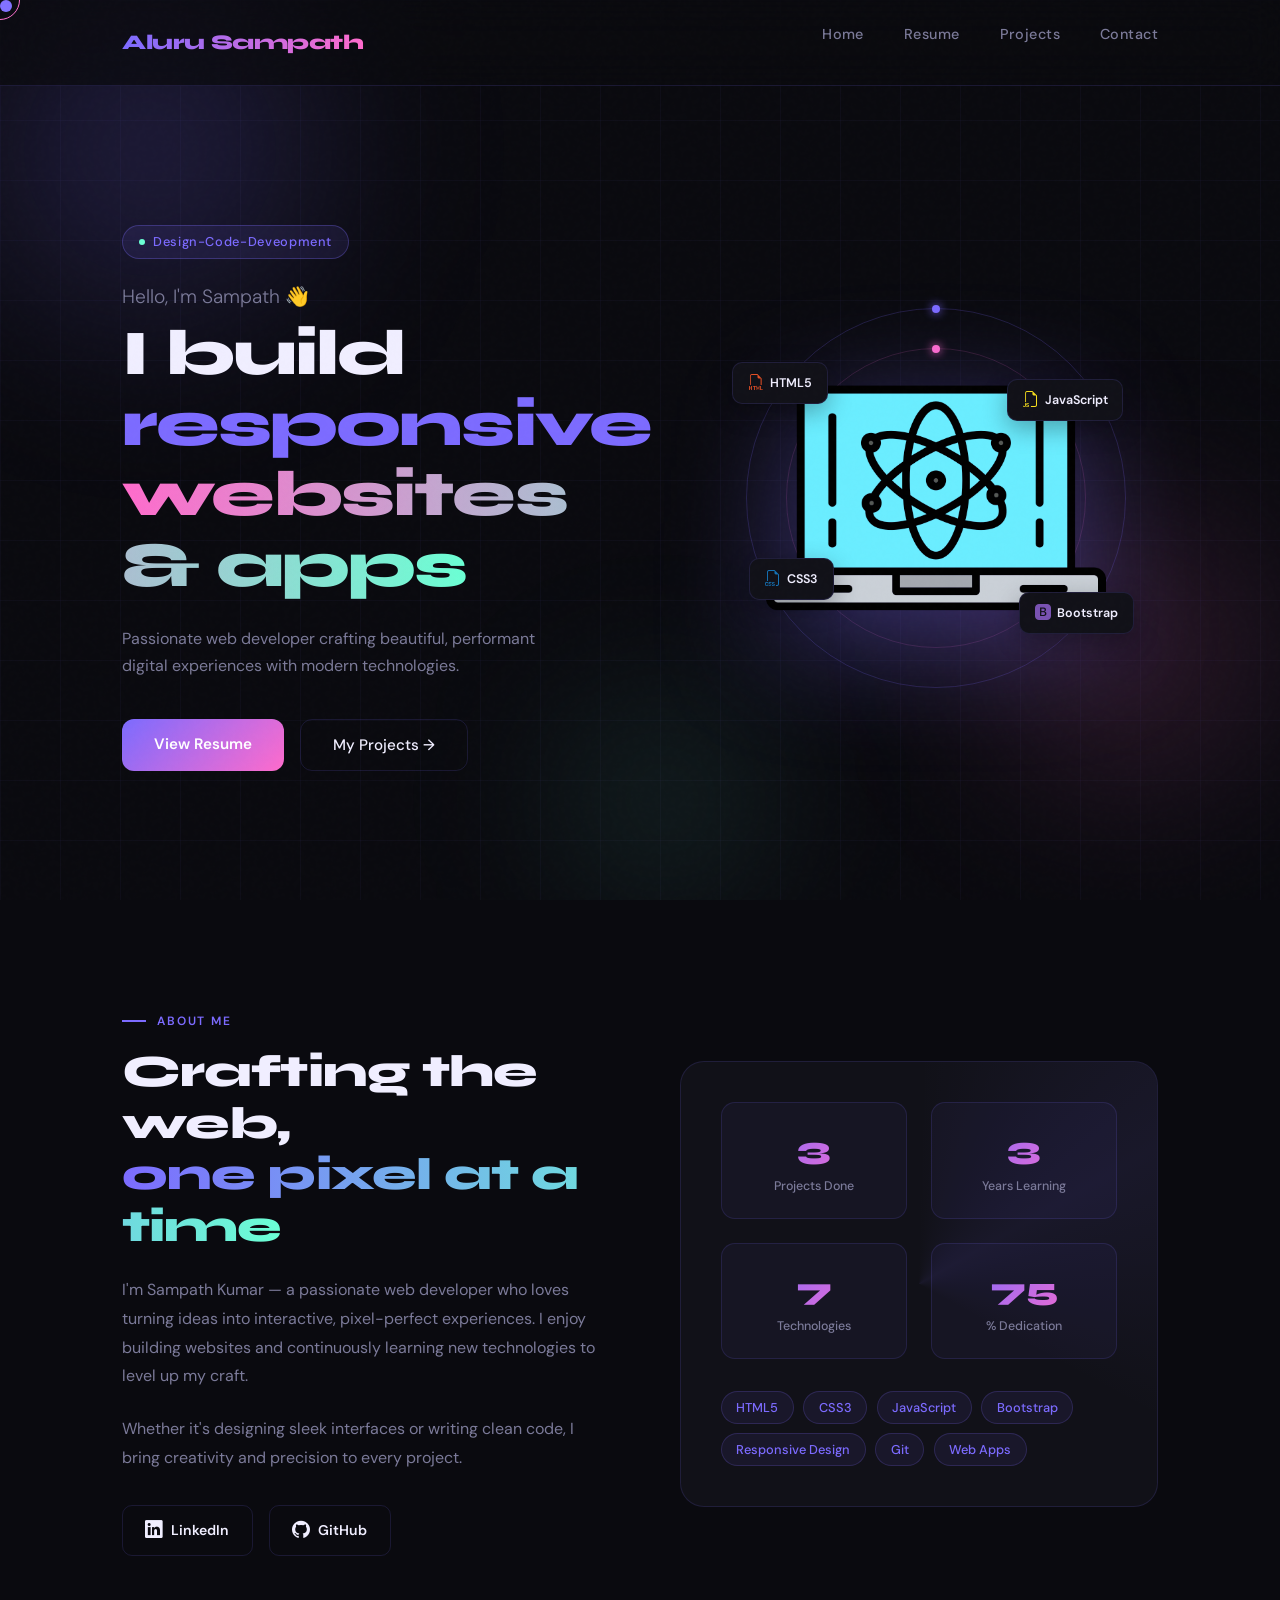
<file: index.html>
<!DOCTYPE html>
<html lang="en">
<head>
<meta charset="utf-8"/>
<meta name="viewport" content="width=device-width, initial-scale=1"/>
<title>Aluru Sampath</title>
<link rel="icon" type="image/x-icon" href="https://cdn-icons-gif.flaticon.com/7211/7211809.gif"/>
<link href="https://fonts.googleapis.com/css2?family=Syne:wght@400;600;700;800&family=DM+Sans:wght@300;400;500&display=swap" rel="stylesheet"/>
<link href="https://cdn.jsdelivr.net/npm/bootstrap@5.2.3/dist/css/bootstrap.min.css" rel="stylesheet"/>
<link href="https://cdn.jsdelivr.net/npm/bootstrap-icons@1.8.1/font/bootstrap-icons.css" rel="stylesheet"/>

<style>
:root {
  --bg: #0a0a0f;
  --surface: #111118;
  --accent1: #7c6bff;
  --accent2: #ff6bcc;
  --accent3: #6bffd4;
  --text: #f0eeff;
  --muted: #7b7a99;
  --border: rgba(124,107,255,0.15);
}

* { margin: 0; padding: 0; box-sizing: border-box; }
html { scroll-behavior: smooth; }
body {
  font-family: 'DM Sans', sans-serif;
  background: var(--bg);
  color: var(--text);
  overflow-x: hidden;
  cursor: none;
}

/* CUSTOM CURSOR */
.cursor {
  width: 12px; height: 12px;
  background: var(--accent1);
  border-radius: 50%;
  position: fixed;
  top: 0; left: 0;
  pointer-events: none;
  z-index: 9999;
  transition: transform 0.1s ease;
  mix-blend-mode: screen;
}
.cursor-ring {
  width: 40px; height: 40px;
  border: 1.5px solid var(--accent2);
  border-radius: 50%;
  position: fixed;
  top: 0; left: 0;
  pointer-events: none;
  z-index: 9998;
  transition: all 0.15s ease;
  mix-blend-mode: screen;
}

/* NOISE TEXTURE */
body::before {
  content: '';
  position: fixed;
  inset: 0;
  background-image: url("data:image/svg+xml,%3Csvg viewBox='0 0 200 200' xmlns='http://www.w3.org/2000/svg'%3E%3Cfilter id='n'%3E%3CfeTurbulence type='fractalNoise' baseFrequency='0.85' numOctaves='4' stitchTiles='stitch'/%3E%3C/filter%3E%3Crect width='100%25' height='100%25' filter='url(%23n)' opacity='0.04'/%3E%3C/svg%3E");
  pointer-events: none;
  z-index: 9997;
  opacity: 0.3;
}

/* NAVBAR */
nav {
  position: fixed;
  top: 0; left: 0; right: 0;
  z-index: 100;
  padding: 1.4rem 0;
  backdrop-filter: blur(20px);
  -webkit-backdrop-filter: blur(20px);
  background: rgba(10,10,15,0.7);
  border-bottom: 1px solid var(--border);
  transition: box-shadow 0.4s ease;
}
.nav-inner {
  max-width: 1100px;
  margin: auto;
  padding: 0 2rem;
  display: flex;
  justify-content: space-between;
  align-items: center;
}
.brand {
  font-family: 'Syne', sans-serif;
  font-weight: 800;
  font-size: 1.3rem;
  background: linear-gradient(90deg, var(--accent1), var(--accent2));
  -webkit-background-clip: text;
  -webkit-text-fill-color: transparent;
  text-decoration: none;
  letter-spacing: -0.02em;
}
.nav-links { display: flex; gap: 2.5rem; list-style: none; }
.nav-links a {
  color: var(--muted);
  text-decoration: none;
  font-size: 0.9rem;
  font-weight: 500;
  letter-spacing: 0.03em;
  position: relative;
  transition: color 0.3s;
}
.nav-links a::after {
  content: '';
  position: absolute;
  bottom: -4px; left: 0;
  width: 0; height: 1.5px;
  background: linear-gradient(90deg, var(--accent1), var(--accent2));
  transition: width 0.3s ease;
}
.nav-links a:hover { color: var(--text); }
.nav-links a:hover::after { width: 100%; }

/* HERO */
.hero {
  min-height: 100vh;
  display: flex;
  align-items: center;
  padding-top: 6rem;
  position: relative;
  overflow: hidden;
}
.orb {
  position: absolute;
  border-radius: 50%;
  filter: blur(80px);
  animation: orbFloat 10s ease-in-out infinite;
  pointer-events: none;
}
.orb1 {
  width: 500px; height: 500px;
  background: radial-gradient(circle, rgba(124,107,255,0.25) 0%, transparent 70%);
  top: -100px; left: -100px;
}
.orb2 {
  width: 400px; height: 400px;
  background: radial-gradient(circle, rgba(255,107,204,0.2) 0%, transparent 70%);
  top: 50%; right: -50px;
  animation-delay: -4s;
}
.orb3 {
  width: 300px; height: 300px;
  background: radial-gradient(circle, rgba(107,255,212,0.15) 0%, transparent 70%);
  bottom: -50px; left: 40%;
  animation-delay: -7s;
}
@keyframes orbFloat {
  0%,100% { transform: translate(0,0) scale(1); }
  33% { transform: translate(30px,-30px) scale(1.05); }
  66% { transform: translate(-20px,20px) scale(0.95); }
}
.grid-bg {
  position: absolute;
  inset: 0;
  background-image:
    linear-gradient(rgba(124,107,255,0.04) 1px, transparent 1px),
    linear-gradient(90deg, rgba(124,107,255,0.04) 1px, transparent 1px);
  background-size: 60px 60px;
  pointer-events: none;
}
.hero-inner {
  max-width: 1100px;
  margin: auto;
  padding: 0 2rem;
  display: grid;
  grid-template-columns: 1fr 1fr;
  align-items: center;
  gap: 4rem;
  position: relative;
  z-index: 2;
}

.badge-pill {
  display: inline-flex;
  align-items: center;
  gap: 0.5rem;
  background: rgba(124,107,255,0.1);
  border: 1px solid rgba(124,107,255,0.3);
  padding: 0.4rem 1rem;
  border-radius: 100px;
  font-size: 0.8rem;
  color: var(--accent1);
  letter-spacing: 0.05em;
  font-weight: 500;
  margin-bottom: 1.5rem;
  animation: fadeSlideUp 0.7s ease forwards;
  opacity: 0;
  animation-delay: 0.2s;
}
.badge-pill .dot {
  width: 6px; height: 6px;
  border-radius: 50%;
  background: var(--accent3);
  animation: pulseAnim 2s infinite;
}
@keyframes pulseAnim {
  0%,100% { opacity: 1; transform: scale(1); }
  50% { opacity: 0.4; transform: scale(1.4); }
}
.hero-sub {
  font-size: 1.2rem;
  color: var(--muted);
  font-weight: 300;
  margin-bottom: 0.5rem;
  animation: fadeSlideUp 0.7s ease forwards;
  opacity: 0;
  animation-delay: 0.4s;
}
.hero-title {
  font-family: 'Syne', sans-serif;
  font-size: clamp(2.8rem, 5vw, 4rem);
  font-weight: 800;
  line-height: 1.1;
  letter-spacing: -0.03em;
  margin-bottom: 1.5rem;
  animation: fadeSlideUp 0.7s ease forwards;
  opacity: 0;
  animation-delay: 0.6s;
}
.hero-title .word1 { color: var(--accent1); }
.hero-title .word2 {
  background: linear-gradient(90deg, var(--accent2), var(--accent3));
  -webkit-background-clip: text;
  -webkit-text-fill-color: transparent;
}
.hero-desc {
  color: var(--muted);
  font-size: 1rem;
  line-height: 1.7;
  margin-bottom: 2.5rem;
  max-width: 420px;
  animation: fadeSlideUp 0.7s ease forwards;
  opacity: 0;
  animation-delay: 0.8s;
}
.hero-btns {
  display: flex;
  gap: 1rem;
  animation: fadeSlideUp 0.7s ease forwards;
  opacity: 0;
  animation-delay: 1s;
}
.btn-primary-custom {
  background: linear-gradient(135deg, var(--accent1), var(--accent2));
  color: white;
  padding: 0.85rem 2rem;
  border-radius: 12px;
  text-decoration: none;
  font-weight: 600;
  font-size: 0.95rem;
  border: none;
  position: relative;
  overflow: hidden;
  transition: transform 0.3s, box-shadow 0.3s;
  display: inline-block;
}
.btn-primary-custom::before {
  content: '';
  position: absolute;
  inset: 0;
  background: linear-gradient(135deg, var(--accent2), var(--accent3));
  opacity: 0;
  transition: opacity 0.4s;
}
.btn-primary-custom span { position: relative; z-index: 1; }
.btn-primary-custom:hover {
  transform: translateY(-3px);
  box-shadow: 0 15px 35px rgba(124,107,255,0.35);
  color: white;
}
.btn-primary-custom:hover::before { opacity: 1; }
.btn-ghost {
  background: transparent;
  color: var(--text);
  padding: 0.85rem 2rem;
  border-radius: 12px;
  text-decoration: none;
  font-weight: 500;
  font-size: 0.95rem;
  border: 1px solid var(--border);
  transition: all 0.3s;
  display: inline-block;
}
.btn-ghost:hover {
  border-color: var(--accent1);
  color: var(--accent1);
  transform: translateY(-3px);
  background: rgba(124,107,255,0.07);
}

/* HERO VISUAL */
.hero-visual {
  display: flex;
  justify-content: center;
  align-items: center;
  position: relative;
  animation: fadeSlideUp 0.8s ease forwards;
  opacity: 0;
  animation-delay: 0.5s;
}
.visual-ring {
  position: absolute;
  border-radius: 50%;
  border: 1px solid;
  animation: ringRotate 12s linear infinite;
}
.ring1 {
  width: 380px; height: 380px;
  border-color: rgba(124,107,255,0.2);
}
.ring2 {
  width: 300px; height: 300px;
  border-color: rgba(255,107,204,0.15);
  animation-direction: reverse;
  animation-duration: 8s;
}
@keyframes ringRotate {
  from { transform: rotate(0deg); }
  to { transform: rotate(360deg); }
}
.ring1::before, .ring2::before {
  content: '';
  position: absolute;
  width: 8px; height: 8px;
  border-radius: 50%;
  top: -4px; left: 50%;
  transform: translateX(-50%);
}
.ring1::before { background: var(--accent1); box-shadow: 0 0 10px var(--accent1); }
.ring2::before { background: var(--accent2); box-shadow: 0 0 10px var(--accent2); }

.laptop-wrap {
  position: relative;
  z-index: 2;
  animation: floatY 5s ease-in-out infinite;
}
@keyframes floatY {
  0%,100% { transform: translateY(0) rotate(-2deg); }
  50% { transform: translateY(-22px) rotate(2deg); }
}
.laptop-wrap img {
  width: 340px;
  filter: drop-shadow(0 30px 60px rgba(124,107,255,0.4));
}

/* Float tags */
.float-tag {
  position: absolute;
  background: var(--surface);
  border: 1px solid var(--border);
  padding: 0.5rem 0.9rem;
  border-radius: 10px;
  font-size: 0.78rem;
  font-weight: 600;
  color: var(--text);
  display: flex;
  align-items: center;
  gap: 0.4rem;
  backdrop-filter: blur(10px);
  animation: tagFloat 4s ease-in-out infinite;
  box-shadow: 0 8px 25px rgba(0,0,0,0.3);
}
.float-tag i { font-size: 1rem; }
.tag-html { top: 10%; left: -10%; animation-delay: 0s; }
.tag-css  { bottom: 20%; left: -5%; animation-delay: -1.5s; }
.tag-js   { top: 15%; right: -5%; animation-delay: -3s; }
.tag-react { bottom: 10%; right: -8%; animation-delay: -2s; }
@keyframes tagFloat {
  0%,100% { transform: translateY(0); }
  50% { transform: translateY(-8px); }
}

/* ABOUT */
.about {
  padding: 7rem 0;
  position: relative;
}
.section-label {
  font-size: 0.75rem;
  letter-spacing: 0.15em;
  text-transform: uppercase;
  color: var(--accent1);
  font-weight: 600;
  margin-bottom: 1rem;
  display: flex;
  align-items: center;
  gap: 0.7rem;
}
.section-label::before {
  content: '';
  display: inline-block;
  width: 24px; height: 1.5px;
  background: var(--accent1);
}
.about-inner {
  max-width: 1100px;
  margin: auto;
  padding: 0 2rem;
  display: grid;
  grid-template-columns: 1fr 1fr;
  gap: 5rem;
  align-items: center;
}
.about-title {
  font-family: 'Syne', sans-serif;
  font-size: clamp(2rem, 3.5vw, 2.8rem);
  font-weight: 800;
  letter-spacing: -0.02em;
  line-height: 1.15;
  margin-bottom: 1.5rem;
}
.about-title span {
  background: linear-gradient(90deg, var(--accent1), var(--accent3));
  -webkit-background-clip: text;
  -webkit-text-fill-color: transparent;
}
.about-text {
  color: var(--muted);
  line-height: 1.8;
  font-size: 1rem;
  margin-bottom: 1.5rem;
}
.social-row {
  display: flex;
  gap: 1rem;
  margin-top: 2rem;
}
.social-btn {
  display: flex;
  align-items: center;
  gap: 0.5rem;
  padding: 0.7rem 1.4rem;
  border-radius: 10px;
  text-decoration: none;
  font-size: 0.88rem;
  font-weight: 600;
  transition: all 0.3s;
  border: 1px solid var(--border);
  color: var(--text);
}
.social-btn i { font-size: 1.1rem; }
.social-btn.linkedin:hover {
  background: rgba(10,102,194,0.15);
  border-color: #0a66c2;
  color: #0a66c2;
  transform: translateY(-3px);
}
.social-btn.github:hover {
  background: rgba(255,255,255,0.05);
  border-color: rgba(255,255,255,0.4);
  transform: translateY(-3px);
}

/* ABOUT CARD */
.about-card {
  background: var(--surface);
  border: 1px solid var(--border);
  border-radius: 24px;
  padding: 2.5rem;
  position: relative;
  overflow: hidden;
}
.about-card::before {
  content: '';
  position: absolute;
  top: -50%; left: -50%;
  width: 200%; height: 200%;
  background: conic-gradient(from 0deg, transparent 0deg, rgba(124,107,255,0.08) 60deg, transparent 120deg);
  animation: cardSpin 8s linear infinite;
}
@keyframes cardSpin {
  from { transform: rotate(0deg); }
  to { transform: rotate(360deg); }
}
.about-card-inner { position: relative; z-index: 1; }
.stat-row {
  display: grid;
  grid-template-columns: 1fr 1fr;
  gap: 1.5rem;
  margin-bottom: 2rem;
}
.stat-item {
  background: rgba(124,107,255,0.05);
  border: 1px solid var(--border);
  border-radius: 14px;
  padding: 1.4rem;
  text-align: center;
}
.stat-num {
  font-family: 'Syne', sans-serif;
  font-size: 2rem;
  font-weight: 800;
  background: linear-gradient(135deg, var(--accent1), var(--accent2));
  -webkit-background-clip: text;
  -webkit-text-fill-color: transparent;
  display: block;
}
.stat-label {
  font-size: 0.78rem;
  color: var(--muted);
  margin-top: 0.2rem;
  font-weight: 500;
}
.skills-list {
  display: flex;
  flex-wrap: wrap;
  gap: 0.6rem;
}
.skill-chip {
  background: rgba(124,107,255,0.08);
  border: 1px solid rgba(124,107,255,0.2);
  color: var(--accent1);
  padding: 0.35rem 0.9rem;
  border-radius: 100px;
  font-size: 0.8rem;
  font-weight: 500;
  transition: all 0.3s;
  cursor: default;
}
.skill-chip:hover {
  background: rgba(124,107,255,0.2);
  transform: translateY(-2px);
}

/* FOOTER */
footer {
  padding: 2.5rem;
  text-align: center;
  border-top: 1px solid var(--border);
  color: var(--muted);
  font-size: 0.85rem;
}
footer span {
  background: linear-gradient(90deg, var(--accent1), var(--accent2));
  -webkit-background-clip: text;
  -webkit-text-fill-color: transparent;
  font-weight: 600;
}

/* REVEAL ANIMATION */
@keyframes fadeSlideUp {
  from { opacity: 0; transform: translateY(28px); }
  to { opacity: 1; transform: translateY(0); }
}
.reveal {
  opacity: 0;
  transform: translateY(30px);
  transition: opacity 0.7s ease, transform 0.7s ease;
}
.reveal.visible {
  opacity: 1;
  transform: translateY(0);
}

/* RESPONSIVE */
@media (max-width: 900px) {
  .hero-inner, .about-inner {
    grid-template-columns: 1fr;
    gap: 3rem;
    text-align: center;
  }
  .hero-desc { max-width: 100%; }
  .hero-btns { justify-content: center; }
  .social-row { justify-content: center; }
  .section-label { justify-content: center; }
  .ring1 { width: 280px; height: 280px; }
  .ring2 { width: 220px; height: 220px; }
  .laptop-wrap img { width: 260px; }
}

.hamburger {
  display: none;
  flex-direction: column;
  gap: 5px;
  cursor: pointer;
  background: none;
  border: none;
  padding: 0.3rem;
}
.hamburger span {
  display: block;
  width: 24px; height: 2px;
  background: var(--text);
  border-radius: 2px;
  transition: all 0.3s;
}
@media (max-width: 768px) {
  .hamburger { display: flex; }
  .nav-links {
    display: none;
    position: absolute;
    top: 100%; left: 0; right: 0;
    background: var(--surface);
    flex-direction: column;
    padding: 1.5rem 2rem;
    gap: 1.5rem;
    border-bottom: 1px solid var(--border);
  }
  .nav-links.open { display: flex; }
  .float-tag { display: none; }
}
</style>
</head>

<body>

<div class="cursor" id="cursor"></div>
<div class="cursor-ring" id="cursorRing"></div>

<!-- NAVBAR -->
<nav id="navbar">
  <div class="nav-inner">
    <a class="brand" href="#">Aluru Sampath</a>
    <button class="hamburger" id="hamburger" aria-label="Menu">
      <span></span><span></span><span></span>
    </button>
    <ul class="nav-links" id="navLinks">
      <li><a href="#">Home</a></li>
      <li><a href="resume.html">Resume</a></li>
      <li><a href="projects.html">Projects</a></li>
      <li><a href="contact.html">Contact</a></li>
    </ul>
  </div>
</nav>

<!-- HERO -->
<section class="hero">
  <div class="grid-bg"></div>
  <div class="orb orb1"></div>
  <div class="orb orb2"></div>
  <div class="orb orb3"></div>

  <div class="hero-inner">
    <div>
      <div class="badge-pill">
        <span class="dot"></span>
        Design-Code-Deveopment
      </div>
      <p class="hero-sub">Hello, I'm Sampath 👋</p>
      <h1 class="hero-title">
        I build<br>
        <span class="word1">responsive</span><br>
        <span class="word2">websites &amp; apps</span>
      </h1>
      <p class="hero-desc">
        Passionate web developer crafting beautiful, performant digital experiences with modern technologies.
      </p>
      <div class="hero-btns">
        <a href="resume.html" class="btn-primary-custom"><span>View Resume</span></a>
        <a href="projects.html" class="btn-ghost">My Projects →</a>
      </div>
    </div>

    <div class="hero-visual">
      <div class="visual-ring ring1"></div>
      <div class="visual-ring ring2"></div>
      <div class="laptop-wrap">
        <img src="./laptop.png" alt="Laptop"/>
        <div class="float-tag tag-html"><i class="bi bi-filetype-html" style="color:#e34f26"></i> HTML5</div>
        <div class="float-tag tag-css"><i class="bi bi-filetype-css" style="color:#1572b6"></i> CSS3</div>
        <div class="float-tag tag-js"><i class="bi bi-filetype-js" style="color:#f7df1e"></i> JavaScript</div>
        <div class="float-tag tag-react"><i class="bi bi-bootstrap-fill" style="color:#7952b3"></i> Bootstrap</div>
      </div>
    </div>
  </div>
</section>

<!-- ABOUT -->
<section class="about">
  <div class="about-inner">
    <div class="reveal">
      <div class="section-label">About Me</div>
      <h2 class="about-title">
        Crafting the web,<br><span>one pixel at a time</span>
      </h2>
      <p class="about-text">
        I'm Sampath Kumar — a passionate web developer who loves turning ideas into interactive, pixel-perfect experiences. I enjoy building websites and continuously learning new technologies to level up my craft.
      </p>
      <p class="about-text">
        Whether it's designing sleek interfaces or writing clean code, I bring creativity and precision to every project.
      </p>
      <div class="social-row">
        <a href="https://www.linkedin.com/in/aluru-sampath-951865399" class="social-btn linkedin" target="_blank">
          <i class="bi bi-linkedin"></i> LinkedIn
        </a>
        <a href="https://github.com/alurusampath83-ai/sampath--portfolio" class="social-btn github">
          <i class="bi bi-github"></i> GitHub
          
        </a>
      </div>
    </div>

    <div class="reveal" style="transition-delay:0.2s">
      <div class="about-card">
        <div class="about-card-inner">
          <div class="stat-row">
            <div class="stat-item">
              <span class="stat-num" data-target="3">0</span>
              <div class="stat-label">Projects Done</div>
            </div>
            <div class="stat-item">
              <span class="stat-num" data-target="3">0</span>
              <div class="stat-label">Years Learning</div>
            </div>
            <div class="stat-item">
              <span class="stat-num" data-target="7">0</span>
              <div class="stat-label">Technologies</div>
            </div>
            <div class="stat-item">
              <span class="stat-num" data-target="100">0</span>
              <div class="stat-label">% Dedication</div>
            </div>
          </div>
          <div class="skills-list">
            <span class="skill-chip">HTML5</span>
            <span class="skill-chip">CSS3</span>
            <span class="skill-chip">JavaScript</span>
            <span class="skill-chip">Bootstrap</span>
            <span class="skill-chip">Responsive Design</span>
            <span class="skill-chip">Git</span>
            <span class="skill-chip">Web Apps</span>
          </div>
        </div>
      </div>
    </div>
  </div>
</section>



<script src="https://cdn.jsdelivr.net/npm/bootstrap@5.2.3/dist/js/bootstrap.bundle.min.js"></script>

<script>
// Custom cursor
const cursor = document.getElementById('cursor');
const ring = document.getElementById('cursorRing');
let mx = 0, my = 0, rx = 0, ry = 0;

document.addEventListener('mousemove', e => {
  mx = e.clientX; my = e.clientY;
  cursor.style.left = mx - 6 + 'px';
  cursor.style.top = my - 6 + 'px';
});
function animRing() {
  rx += (mx - rx) * 0.12;
  ry += (my - ry) * 0.12;
  ring.style.left = rx - 20 + 'px';
  ring.style.top = ry - 20 + 'px';
  requestAnimationFrame(animRing);
}
animRing();

document.querySelectorAll('a, button').forEach(el => {
  el.addEventListener('mouseenter', () => {
    cursor.style.transform = 'scale(2.5)';
    ring.style.transform = 'scale(1.5)';
  });
  el.addEventListener('mouseleave', () => {
    cursor.style.transform = 'scale(1)';
    ring.style.transform = 'scale(1)';
  });
});

// Hamburger
document.getElementById('hamburger').addEventListener('click', () => {
  document.getElementById('navLinks').classList.toggle('open');
});

// Scroll reveal
const observer = new IntersectionObserver(entries => {
  entries.forEach(e => { if (e.isIntersecting) e.target.classList.add('visible'); });
}, { threshold: 0.15 });
document.querySelectorAll('.reveal').forEach(r => observer.observe(r));

// Counter animation
function animateCount(el, target) {
  let start = 0;
  const step = Math.max(1, target / 60);
  const timer = setInterval(() => {
    start += step;
    if (start >= target) { el.textContent = target; clearInterval(timer); return; }
    el.textContent = Math.floor(start);
  }, 20);
}
const countObserver = new IntersectionObserver(entries => {
  entries.forEach(e => {
    if (e.isIntersecting) {
      e.target.querySelectorAll('[data-target]').forEach(el => {
        animateCount(el, parseInt(el.dataset.target));
      });
      countObserver.unobserve(e.target);
    }
  });
}, { threshold: 0.3 });
document.querySelectorAll('.about-card').forEach(c => countObserver.observe(c));

// Navbar shadow on scroll
window.addEventListener('scroll', () => {
  document.getElementById('navbar').style.boxShadow =
    window.scrollY > 30 ? '0 4px 30px rgba(0,0,0,0.4)' : 'none';
});
</script>
</body>
</html>
</file>
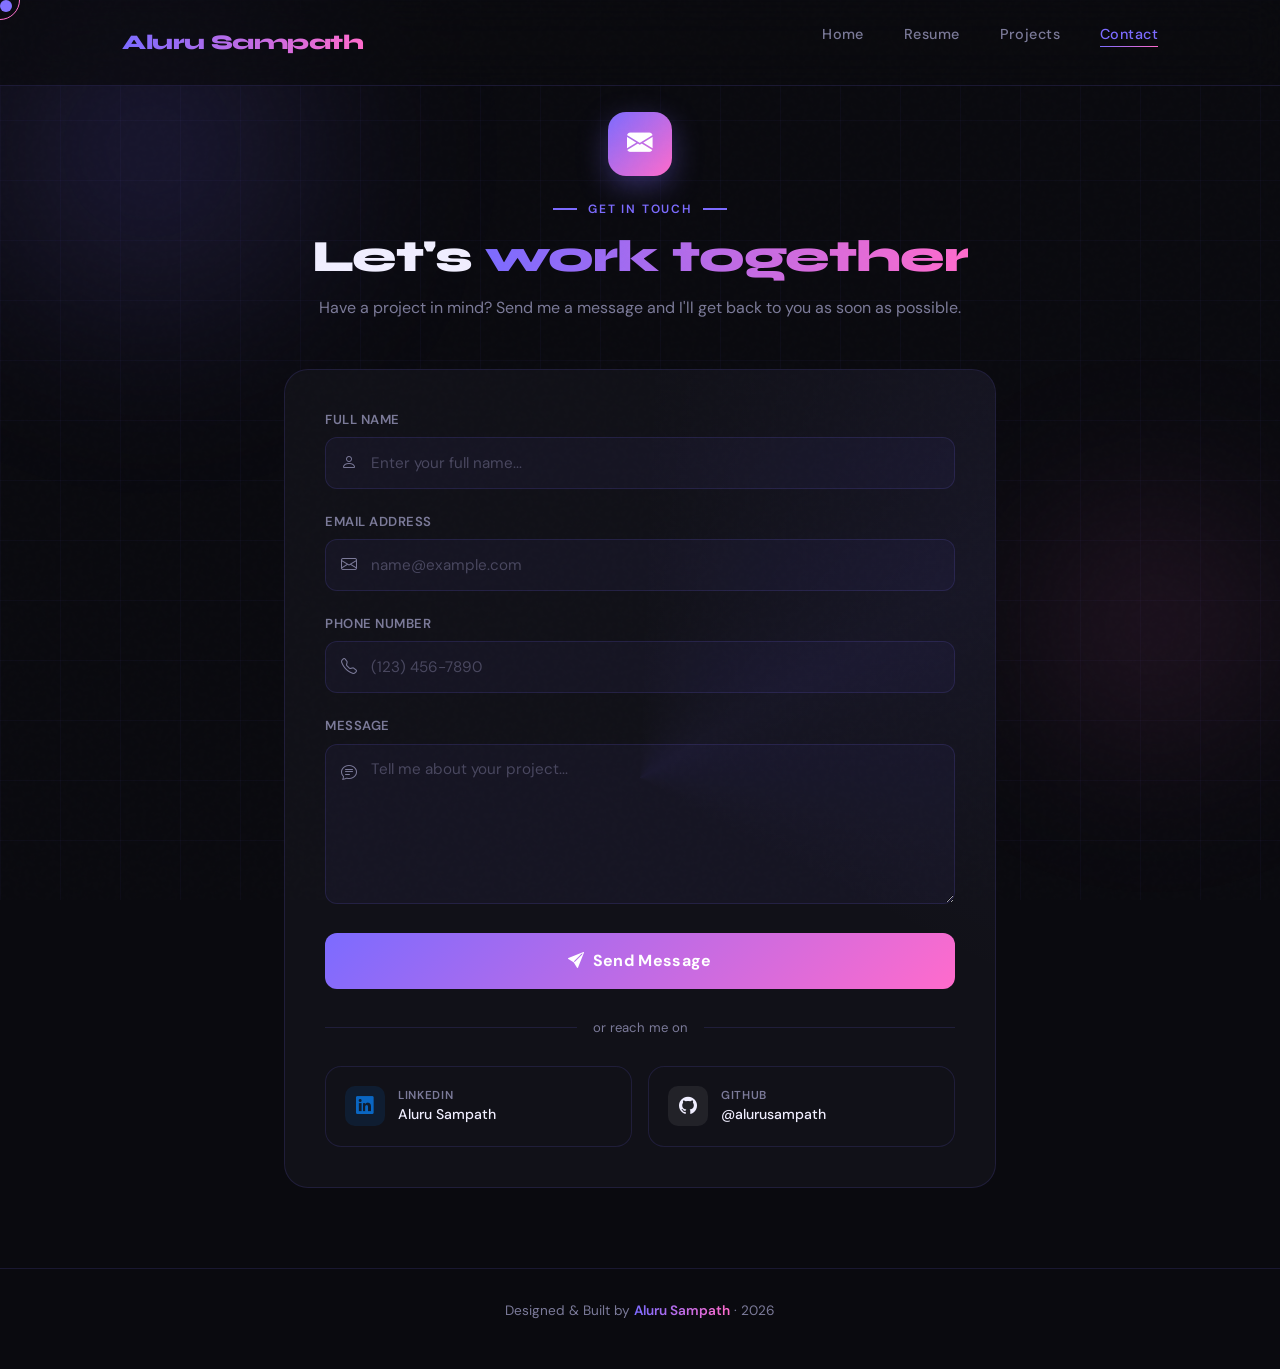
<file: contact.html>
<!DOCTYPE html>
<html lang="en">
<head>
<meta charset="utf-8"/>
<meta name="viewport" content="width=device-width, initial-scale=1"/>
<title>Contact - Aluru Sampath</title>
<link rel="icon" type="image/x-icon" href="https://cdn-icons-gif.flaticon.com/7211/7211809.gif"/>
<link href="https://fonts.googleapis.com/css2?family=Syne:wght@400;600;700;800&family=DM+Sans:wght@300;400;500&display=swap" rel="stylesheet"/>
<link href="https://cdn.jsdelivr.net/npm/bootstrap@5.2.3/dist/css/bootstrap.min.css" rel="stylesheet"/>
<link href="https://cdn.jsdelivr.net/npm/bootstrap-icons@1.8.1/font/bootstrap-icons.css" rel="stylesheet"/>

<style>
:root {
  --bg: #0a0a0f;
  --surface: #111118;
  --accent1: #7c6bff;
  --accent2: #ff6bcc;
  --accent3: #6bffd4;
  --text: #f0eeff;
  --muted: #7b7a99;
  --border: rgba(124,107,255,0.15);
}

* { margin: 0; padding: 0; box-sizing: border-box; }
html { scroll-behavior: smooth; }
body {
  font-family: 'DM Sans', sans-serif;
  background: var(--bg);
  color: var(--text);
  overflow-x: hidden;
  cursor: none;
  min-height: 100vh;
}

/* CUSTOM CURSOR */
.cursor {
  width: 12px; height: 12px;
  background: var(--accent1);
  border-radius: 50%;
  position: fixed;
  top: 0; left: 0;
  pointer-events: none;
  z-index: 9999;
  transition: transform 0.1s ease;
  mix-blend-mode: screen;
}
.cursor-ring {
  width: 40px; height: 40px;
  border: 1.5px solid var(--accent2);
  border-radius: 50%;
  position: fixed;
  top: 0; left: 0;
  pointer-events: none;
  z-index: 9998;
  transition: all 0.15s ease;
  mix-blend-mode: screen;
}

/* NOISE TEXTURE */
body::before {
  content: '';
  position: fixed;
  inset: 0;
  background-image: url("data:image/svg+xml,%3Csvg viewBox='0 0 200 200' xmlns='http://www.w3.org/2000/svg'%3E%3Cfilter id='n'%3E%3CfeTurbulence type='fractalNoise' baseFrequency='0.85' numOctaves='4' stitchTiles='stitch'/%3E%3C/filter%3E%3Crect width='100%25' height='100%25' filter='url(%23n)' opacity='0.04'/%3E%3C/svg%3E");
  pointer-events: none;
  z-index: 9997;
  opacity: 0.3;
}

/* BACKGROUND ORBS */
.orb {
  position: fixed;
  border-radius: 50%;
  filter: blur(80px);
  animation: orbFloat 10s ease-in-out infinite;
  pointer-events: none;
  z-index: 0;
}
.orb1 {
  width: 500px; height: 500px;
  background: radial-gradient(circle, rgba(124,107,255,0.2) 0%, transparent 70%);
  top: -100px; left: -100px;
}
.orb2 {
  width: 350px; height: 350px;
  background: radial-gradient(circle, rgba(255,107,204,0.15) 0%, transparent 70%);
  bottom: 100px; right: -50px;
  animation-delay: -4s;
}
.orb3 {
  width: 280px; height: 280px;
  background: radial-gradient(circle, rgba(107,255,212,0.1) 0%, transparent 70%);
  top: 50%; left: 40%;
  animation-delay: -7s;
}
@keyframes orbFloat {
  0%,100% { transform: translate(0,0) scale(1); }
  33% { transform: translate(30px,-30px) scale(1.05); }
  66% { transform: translate(-20px,20px) scale(0.95); }
}

/* GRID BG */
.grid-bg {
  position: fixed;
  inset: 0;
  background-image:
    linear-gradient(rgba(124,107,255,0.04) 1px, transparent 1px),
    linear-gradient(90deg, rgba(124,107,255,0.04) 1px, transparent 1px);
  background-size: 60px 60px;
  pointer-events: none;
  z-index: 0;
}

/* NAVBAR */
nav {
  position: fixed;
  top: 0; left: 0; right: 0;
  z-index: 100;
  padding: 1.4rem 0;
  backdrop-filter: blur(20px);
  -webkit-backdrop-filter: blur(20px);
  background: rgba(10,10,15,0.7);
  border-bottom: 1px solid var(--border);
  transition: box-shadow 0.4s ease;
}
.nav-inner {
  max-width: 1100px;
  margin: auto;
  padding: 0 2rem;
  display: flex;
  justify-content: space-between;
  align-items: center;
}
.brand {
  font-family: 'Syne', sans-serif;
  font-weight: 800;
  font-size: 1.3rem;
  background: linear-gradient(90deg, var(--accent1), var(--accent2));
  -webkit-background-clip: text;
  -webkit-text-fill-color: transparent;
  text-decoration: none;
  letter-spacing: -0.02em;
}
.nav-links { display: flex; gap: 2.5rem; list-style: none; }
.nav-links a {
  color: var(--muted);
  text-decoration: none;
  font-size: 0.9rem;
  font-weight: 500;
  letter-spacing: 0.03em;
  position: relative;
  transition: color 0.3s;
}
.nav-links a::after {
  content: '';
  position: absolute;
  bottom: -4px; left: 0;
  width: 0; height: 1.5px;
  background: linear-gradient(90deg, var(--accent1), var(--accent2));
  transition: width 0.3s ease;
}
.nav-links a:hover { color: var(--text); }
.nav-links a:hover::after { width: 100%; }
.nav-links a.active { color: var(--accent1); }
.nav-links a.active::after { width: 100%; }

/* MAIN CONTENT */
.page-wrap {
  position: relative;
  z-index: 1;
  padding-top: 7rem;
  padding-bottom: 5rem;
  min-height: 100vh;
  display: flex;
  align-items: center;
}

.contact-container {
  max-width: 760px;
  margin: auto;
  padding: 0 1.5rem;
  width: 100%;
}

/* HEADER */
.contact-header {
  text-align: center;
  margin-bottom: 3rem;
  animation: fadeSlideUp 0.7s ease forwards;
  opacity: 0;
  animation-delay: 0.2s;
}

.icon-wrap {
  display: inline-flex;
  align-items: center;
  justify-content: center;
  width: 64px; height: 64px;
  border-radius: 18px;
  background: linear-gradient(135deg, var(--accent1), var(--accent2));
  margin-bottom: 1.5rem;
  font-size: 1.6rem;
  color: white;
  box-shadow: 0 10px 30px rgba(124,107,255,0.35);
  animation: iconPulse 3s ease-in-out infinite;
}
@keyframes iconPulse {
  0%,100% { box-shadow: 0 10px 30px rgba(124,107,255,0.35); transform: scale(1); }
  50% { box-shadow: 0 15px 40px rgba(255,107,204,0.45); transform: scale(1.05); }
}

.section-label {
  font-size: 0.75rem;
  letter-spacing: 0.15em;
  text-transform: uppercase;
  color: var(--accent1);
  font-weight: 600;
  margin-bottom: 0.8rem;
  display: flex;
  align-items: center;
  justify-content: center;
  gap: 0.7rem;
}
.section-label::before, .section-label::after {
  content: '';
  display: inline-block;
  width: 24px; height: 1.5px;
  background: var(--accent1);
}

.contact-title {
  font-family: 'Syne', sans-serif;
  font-size: clamp(2rem, 4vw, 2.8rem);
  font-weight: 800;
  letter-spacing: -0.02em;
  line-height: 1.15;
  margin-bottom: 0.8rem;
}
.contact-title span {
  background: linear-gradient(90deg, var(--accent1), var(--accent2));
  -webkit-background-clip: text;
  -webkit-text-fill-color: transparent;
}
.contact-subtitle {
  color: var(--muted);
  font-size: 1rem;
  line-height: 1.6;
}

/* FORM CARD */
.form-card {
  background: var(--surface);
  border: 1px solid var(--border);
  border-radius: 24px;
  padding: 2.5rem;
  position: relative;
  overflow: hidden;
  animation: fadeSlideUp 0.7s ease forwards;
  opacity: 0;
  animation-delay: 0.5s;
}
.form-card::before {
  content: '';
  position: absolute;
  top: -50%; left: -50%;
  width: 200%; height: 200%;
  background: conic-gradient(from 0deg, transparent 0deg, rgba(124,107,255,0.06) 60deg, transparent 120deg);
  animation: cardSpin 10s linear infinite;
  pointer-events: none;
}
@keyframes cardSpin {
  from { transform: rotate(0deg); }
  to { transform: rotate(360deg); }
}
.form-card-inner { position: relative; z-index: 1; }

/* FORM FIELDS */
.field-group {
  margin-bottom: 1.4rem;
  animation: fadeSlideUp 0.6s ease forwards;
  opacity: 0;
}
.field-group:nth-child(1) { animation-delay: 0.6s; }
.field-group:nth-child(2) { animation-delay: 0.7s; }
.field-group:nth-child(3) { animation-delay: 0.8s; }
.field-group:nth-child(4) { animation-delay: 0.9s; }
.field-group:nth-child(5) { animation-delay: 1s; }

.field-label {
  display: block;
  font-size: 0.82rem;
  font-weight: 600;
  color: var(--muted);
  letter-spacing: 0.04em;
  margin-bottom: 0.5rem;
  text-transform: uppercase;
}

.field-input {
  width: 100%;
  background: rgba(124,107,255,0.05);
  border: 1px solid var(--border);
  border-radius: 12px;
  padding: 0.85rem 1.1rem;
  color: var(--text);
  font-family: 'DM Sans', sans-serif;
  font-size: 0.95rem;
  transition: all 0.3s ease;
  outline: none;
}
.field-input::placeholder { color: rgba(123,122,153,0.5); }
.field-input:focus {
  border-color: var(--accent1);
  background: rgba(124,107,255,0.08);
  box-shadow: 0 0 0 3px rgba(124,107,255,0.12);
}
.field-input:focus + .field-glow {
  opacity: 1;
}
textarea.field-input {
  height: 10rem;
  resize: vertical;
}

/* Input icon row */
.field-with-icon {
  position: relative;
}
.field-with-icon .field-input {
  padding-left: 2.8rem;
}
.field-icon {
  position: absolute;
  left: 1rem;
  top: 50%;
  transform: translateY(-50%);
  color: var(--muted);
  font-size: 1rem;
  pointer-events: none;
  transition: color 0.3s;
}
.field-with-icon:focus-within .field-icon { color: var(--accent1); }
.textarea-icon { top: 1.1rem; transform: none; }

/* Validation */
.invalid-msg {
  font-size: 0.78rem;
  color: #ff6b6b;
  margin-top: 0.35rem;
  display: none;
}
.field-input.error { border-color: #ff6b6b; }
.field-input.error:focus { box-shadow: 0 0 0 3px rgba(255,107,107,0.12); }
.field-input.success { border-color: var(--accent3); }

/* SUBMIT BTN */
.submit-btn {
  width: 100%;
  background: linear-gradient(135deg, var(--accent1), var(--accent2));
  color: white;
  padding: 1rem 2rem;
  border-radius: 12px;
  font-weight: 700;
  font-size: 1rem;
  font-family: 'DM Sans', sans-serif;
  border: none;
  cursor: pointer;
  position: relative;
  overflow: hidden;
  transition: transform 0.3s, box-shadow 0.3s;
  letter-spacing: 0.02em;
  animation: fadeSlideUp 0.6s ease forwards;
  opacity: 0;
  animation-delay: 1.1s;
}
.submit-btn::before {
  content: '';
  position: absolute;
  inset: 0;
  background: linear-gradient(135deg, var(--accent2), var(--accent3));
  opacity: 0;
  transition: opacity 0.4s;
}
.submit-btn span { position: relative; z-index: 1; display: flex; align-items: center; justify-content: center; gap: 0.5rem; }
.submit-btn:hover {
  transform: translateY(-3px);
  box-shadow: 0 15px 35px rgba(124,107,255,0.4);
}
.submit-btn:hover::before { opacity: 1; }
.submit-btn:active { transform: translateY(0); }

/* SUCCESS / ERROR messages */
.alert-box {
  display: none;
  padding: 1rem 1.3rem;
  border-radius: 12px;
  font-size: 0.9rem;
  font-weight: 500;
  margin-top: 1rem;
  align-items: center;
  gap: 0.6rem;
}
.alert-success {
  background: rgba(107,255,212,0.1);
  border: 1px solid rgba(107,255,212,0.3);
  color: var(--accent3);
}
.alert-error {
  background: rgba(255,107,107,0.1);
  border: 1px solid rgba(255,107,107,0.3);
  color: #ff6b6b;
}
.alert-box.show { display: flex; }

/* DIVIDER */
.divider {
  display: flex;
  align-items: center;
  gap: 1rem;
  margin: 1.8rem 0;
  color: var(--muted);
  font-size: 0.82rem;
}
.divider::before, .divider::after {
  content: '';
  flex: 1;
  height: 1px;
  background: var(--border);
}

/* CONTACT INFO ROW */
.info-row {
  display: flex;
  gap: 1rem;
  animation: fadeSlideUp 0.7s ease forwards;
  opacity: 0;
  animation-delay: 0.8s;
}
.info-card {
  flex: 1;
  background: var(--surface);
  border: 1px solid var(--border);
  border-radius: 16px;
  padding: 1.2rem;
  display: flex;
  align-items: center;
  gap: 0.8rem;
  transition: all 0.3s;
  text-decoration: none;
  color: var(--text);
}
.info-card:hover {
  border-color: var(--accent1);
  background: rgba(124,107,255,0.07);
  transform: translateY(-3px);
  color: var(--text);
}
.info-icon {
  width: 40px; height: 40px;
  border-radius: 10px;
  display: flex;
  align-items: center;
  justify-content: center;
  font-size: 1.1rem;
  flex-shrink: 0;
}
.info-icon.linkedin { background: rgba(10,102,194,0.15); color: #0a66c2; }
.info-icon.github { background: rgba(255,255,255,0.07); color: var(--text); }
.info-text-label {
  font-size: 0.72rem;
  color: var(--muted);
  font-weight: 600;
  letter-spacing: 0.06em;
  text-transform: uppercase;
}
.info-text-val {
  font-size: 0.88rem;
  font-weight: 500;
}

/* FOOTER */
footer {
  padding: 2rem;
  text-align: center;
  border-top: 1px solid var(--border);
  color: var(--muted);
  font-size: 0.85rem;
  position: relative;
  z-index: 1;
}
footer span {
  background: linear-gradient(90deg, var(--accent1), var(--accent2));
  -webkit-background-clip: text;
  -webkit-text-fill-color: transparent;
  font-weight: 600;
}

/* ANIMATIONS */
@keyframes fadeSlideUp {
  from { opacity: 0; transform: translateY(28px); }
  to { opacity: 1; transform: translateY(0); }
}

/* HAMBURGER */
.hamburger {
  display: none;
  flex-direction: column;
  gap: 5px;
  cursor: pointer;
  background: none;
  border: none;
  padding: 0.3rem;
}
.hamburger span {
  display: block;
  width: 24px; height: 2px;
  background: var(--text);
  border-radius: 2px;
  transition: all 0.3s;
}
@media (max-width: 768px) {
  .hamburger { display: flex; }
  .nav-links {
    display: none;
    position: absolute;
    top: 100%; left: 0; right: 0;
    background: var(--surface);
    flex-direction: column;
    padding: 1.5rem 2rem;
    gap: 1.5rem;
    border-bottom: 1px solid var(--border);
  }
  .nav-links.open { display: flex; }
  .info-row { flex-direction: column; }
  .form-card { padding: 1.5rem; }
}
</style>
</head>

<body>

<div class="cursor" id="cursor"></div>
<div class="cursor-ring" id="cursorRing"></div>
<div class="grid-bg"></div>
<div class="orb orb1"></div>
<div class="orb orb2"></div>
<div class="orb orb3"></div>

<!-- NAVBAR -->
<nav id="navbar">
  <div class="nav-inner">
    <a class="brand" href="index.html">Aluru Sampath</a>
    <button class="hamburger" id="hamburger" aria-label="Menu">
      <span></span><span></span><span></span>
    </button>
    <ul class="nav-links" id="navLinks">
      <li><a href="index.html">Home</a></li>
      <li><a href="resume.html">Resume</a></li>
      <li><a href="projects.html">Projects</a></li>
      <li><a href="contact.html" class="active">Contact</a></li>
    </ul>
  </div>
</nav>

<!-- MAIN -->
<div class="page-wrap">
  <div class="contact-container">

    <!-- Header -->
    <div class="contact-header">
      <div class="icon-wrap"><i class="bi bi-envelope-fill"></i></div>
      <div class="section-label">Get In Touch</div>
      <h1 class="contact-title">Let's <span>work together</span></h1>
      <p class="contact-subtitle">Have a project in mind? Send me a message and I'll get back to you as soon as possible.</p>
    </div>

    <!-- Form Card -->
    <div class="form-card">
      <div class="form-card-inner">
        <form id="contactForm" novalidate>

          <div class="field-group">
            <label class="field-label" for="name">Full Name</label>
            <div class="field-with-icon">
              <i class="bi bi-person field-icon"></i>
              <input class="field-input" id="name" type="text" placeholder="Enter your full name..."/>
            </div>
            <div class="invalid-msg" id="nameError">A name is required.</div>
          </div>

          <div class="field-group">
            <label class="field-label" for="email">Email Address</label>
            <div class="field-with-icon">
              <i class="bi bi-envelope field-icon"></i>
              <input class="field-input" id="email" type="email" placeholder="name@example.com"/>
            </div>
            <div class="invalid-msg" id="emailError">A valid email is required.</div>
          </div>

          <div class="field-group">
            <label class="field-label" for="phone">Phone Number</label>
            <div class="field-with-icon">
              <i class="bi bi-telephone field-icon"></i>
              <input class="field-input" id="phone" type="tel" placeholder="(123) 456-7890"/>
            </div>
            <div class="invalid-msg" id="phoneError">A phone number is required.</div>
          </div>

          <div class="field-group">
            <label class="field-label" for="message">Message</label>
            <div class="field-with-icon">
              <i class="bi bi-chat-text field-icon textarea-icon"></i>
              <textarea class="field-input" id="message" placeholder="Tell me about your project..."></textarea>
            </div>
            <div class="invalid-msg" id="messageError">A message is required.</div>
          </div>

          <button class="submit-btn" type="submit" id="submitButton">
            <span><i class="bi bi-send-fill"></i> Send Message</span>
          </button>

          <div class="alert-box alert-success" id="successMsg">
            <i class="bi bi-check-circle-fill"></i>
            Message sent successfully! I'll get back to you soon.
          </div>
          <div class="alert-box alert-error" id="errorMsg">
            <i class="bi bi-exclamation-circle-fill"></i>
            Something went wrong. Please try again.
          </div>

        </form>

        <div class="divider">or reach me on</div>

        <div class="info-row">
          <a href="https://www.linkedin.com/in/aluru-sampath-951865399" target="_blank" class="info-card">
            <div class="info-icon linkedin"><i class="bi bi-linkedin"></i></div>
            <div>
              <div class="info-text-label">LinkedIn</div>
              <div class="info-text-val">Aluru Sampath</div>
            </div>
          </a>
          <a href="#" class="info-card">
            <div class="info-icon github"><i class="bi bi-github"></i></div>
            <div>
              <div class="info-text-label">GitHub</div>
              <div class="info-text-val">@alurusampath</div>
            </div>
          </a>
        </div>

      </div>
    </div>

  </div>
</div>

<!-- FOOTER -->
<footer>
  <p>Designed &amp; Built by <span>Aluru Sampath</span> · 2026</p>
</footer>

<script src="https://cdn.jsdelivr.net/npm/bootstrap@5.2.3/dist/js/bootstrap.bundle.min.js"></script>

<script>
// Custom cursor
const cursor = document.getElementById('cursor');
const ring = document.getElementById('cursorRing');
let mx = 0, my = 0, rx = 0, ry = 0;

document.addEventListener('mousemove', e => {
  mx = e.clientX; my = e.clientY;
  cursor.style.left = mx - 6 + 'px';
  cursor.style.top = my - 6 + 'px';
});
function animRing() {
  rx += (mx - rx) * 0.12;
  ry += (my - ry) * 0.12;
  ring.style.left = rx - 20 + 'px';
  ring.style.top = ry - 20 + 'px';
  requestAnimationFrame(animRing);
}
animRing();

document.querySelectorAll('a, button, input, textarea').forEach(el => {
  el.addEventListener('mouseenter', () => {
    cursor.style.transform = 'scale(2.5)';
    ring.style.transform = 'scale(1.5)';
  });
  el.addEventListener('mouseleave', () => {
    cursor.style.transform = 'scale(1)';
    ring.style.transform = 'scale(1)';
  });
});

// Hamburger
document.getElementById('hamburger').addEventListener('click', () => {
  document.getElementById('navLinks').classList.toggle('open');
});

// Navbar shadow
window.addEventListener('scroll', () => {
  document.getElementById('navbar').style.boxShadow =
    window.scrollY > 30 ? '0 4px 30px rgba(0,0,0,0.4)' : 'none';
});

// Form validation & submit
const form = document.getElementById('contactForm');

function validate() {
  let valid = true;

  const name = document.getElementById('name');
  const nameErr = document.getElementById('nameError');
  if (!name.value.trim()) {
    name.classList.add('error'); name.classList.remove('success');
    nameErr.style.display = 'block'; valid = false;
  } else {
    name.classList.remove('error'); name.classList.add('success');
    nameErr.style.display = 'none';
  }

  const email = document.getElementById('email');
  const emailErr = document.getElementById('emailError');
  const emailReg = /^[^\s@]+@[^\s@]+\.[^\s@]+$/;
  if (!email.value.trim() || !emailReg.test(email.value)) {
    email.classList.add('error'); email.classList.remove('success');
    emailErr.style.display = 'block'; valid = false;
  } else {
    email.classList.remove('error'); email.classList.add('success');
    emailErr.style.display = 'none';
  }

  const phone = document.getElementById('phone');
  const phoneErr = document.getElementById('phoneError');
  if (!phone.value.trim()) {
    phone.classList.add('error'); phone.classList.remove('success');
    phoneErr.style.display = 'block'; valid = false;
  } else {
    phone.classList.remove('error'); phone.classList.add('success');
    phoneErr.style.display = 'none';
  }

  const msg = document.getElementById('message');
  const msgErr = document.getElementById('messageError');
  if (!msg.value.trim()) {
    msg.classList.add('error'); msg.classList.remove('success');
    msgErr.style.display = 'block'; valid = false;
  } else {
    msg.classList.remove('error'); msg.classList.add('success');
    msgErr.style.display = 'none';
  }

  return valid;
}

form.addEventListener('submit', e => {
  e.preventDefault();
  const successMsg = document.getElementById('successMsg');
  const errorMsg = document.getElementById('errorMsg');
  successMsg.classList.remove('show');
  errorMsg.classList.remove('show');

  if (validate()) {
    const btn = document.getElementById('submitButton');
    btn.disabled = true;
    btn.querySelector('span').innerHTML = '<i class="bi bi-hourglass-split"></i> Sending...';

    // Simulate send (replace with real API call)
    setTimeout(() => {
      successMsg.classList.add('show');
      btn.disabled = false;
      btn.querySelector('span').innerHTML = '<i class="bi bi-send-fill"></i> Send Message';
      form.reset();
      document.querySelectorAll('.field-input').forEach(f => f.classList.remove('success','error'));
    }, 1500);
  }
});

// Live validation on input
['name','email','phone','message'].forEach(id => {
  document.getElementById(id).addEventListener('input', validate);
});
</script>

</body>
</html>
</file>
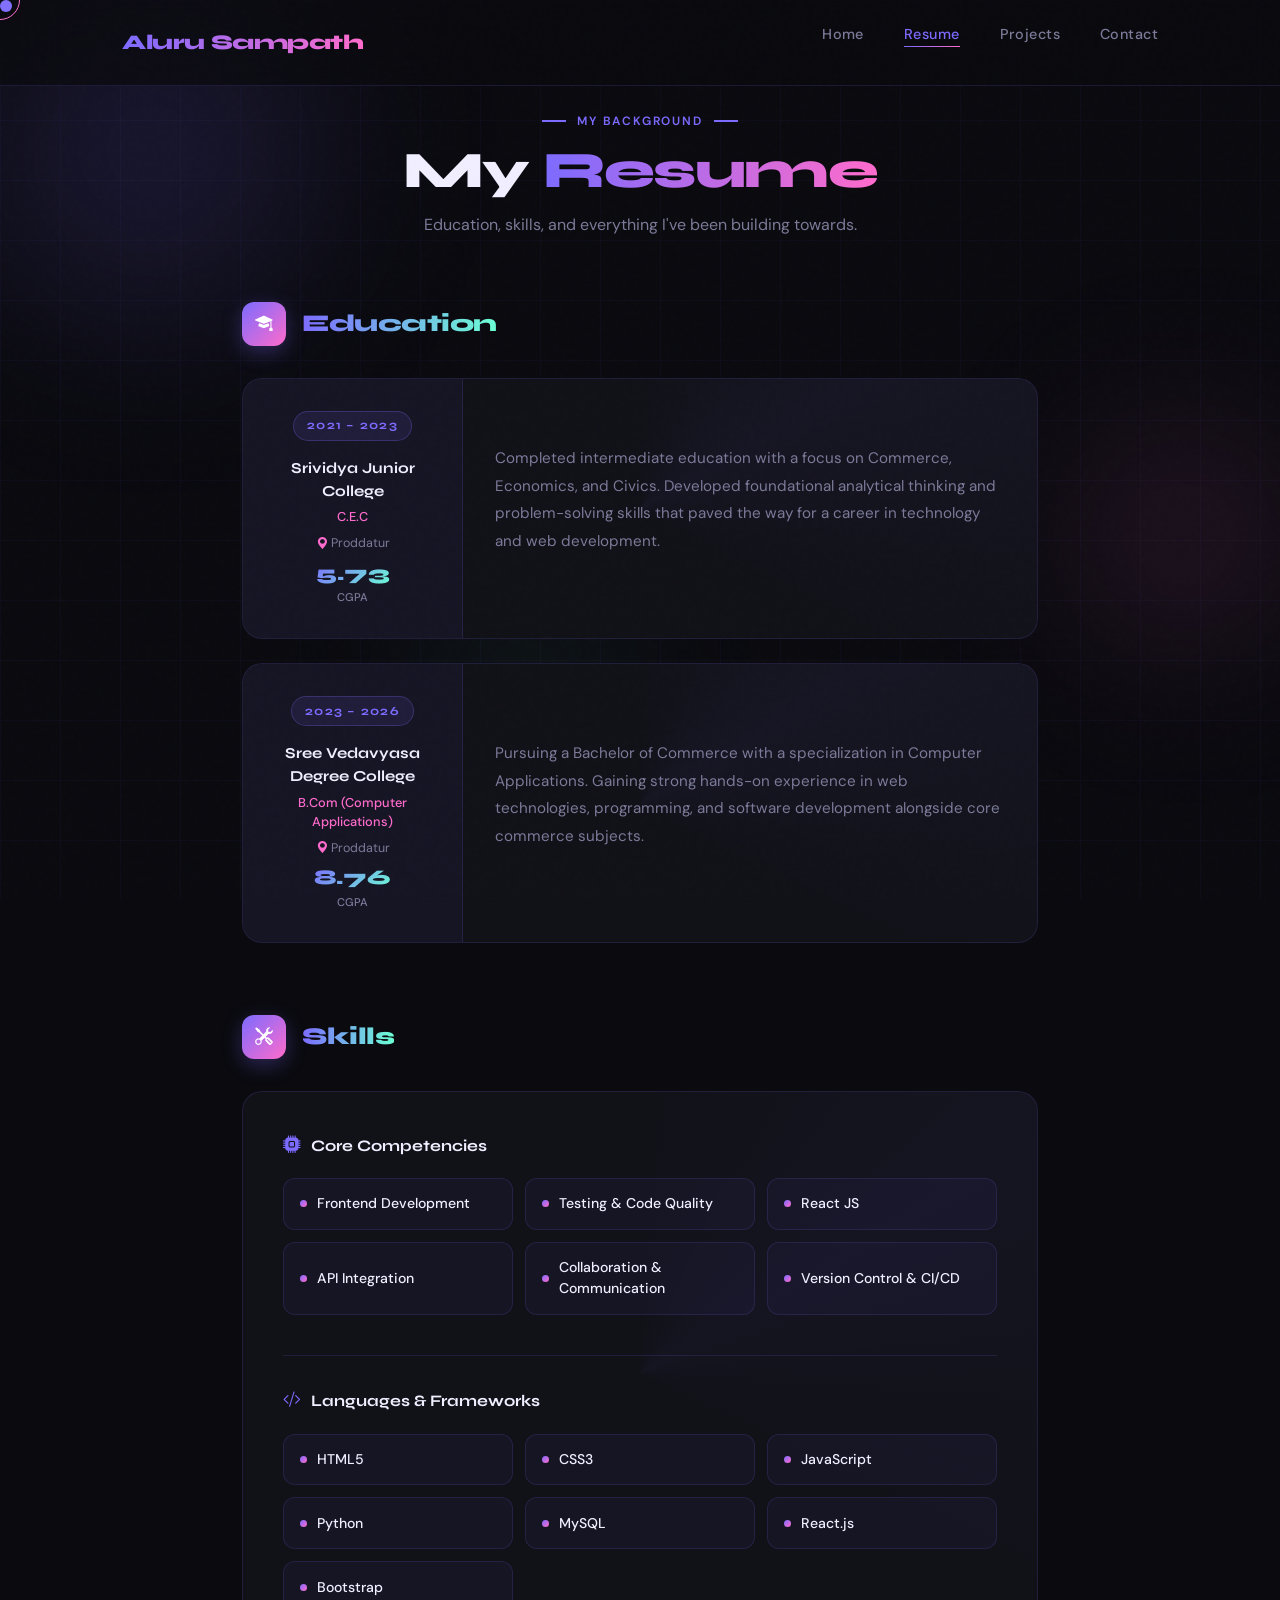
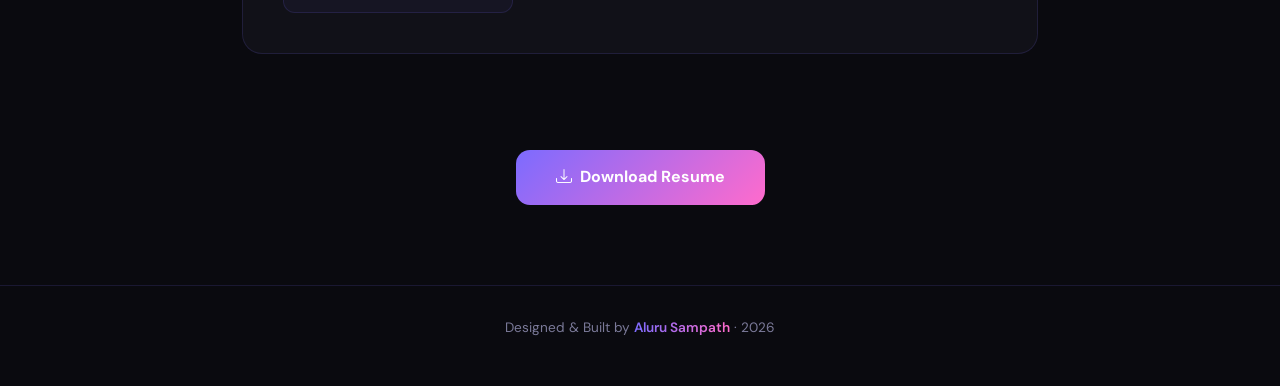
<file: resume.html>
<!DOCTYPE html>
<html lang="en">
<head>
<meta charset="utf-8"/>
<meta name="viewport" content="width=device-width, initial-scale=1"/>
<title>Resume - Aluru Sampath</title>
<link rel="icon" type="image/x-icon" href="https://cdn-icons-gif.flaticon.com/7211/7211809.gif"/>
<link href="https://fonts.googleapis.com/css2?family=Syne:wght@400;600;700;800&family=DM+Sans:wght@300;400;500&display=swap" rel="stylesheet"/>
<link href="https://cdn.jsdelivr.net/npm/bootstrap@5.2.3/dist/css/bootstrap.min.css" rel="stylesheet"/>
<link href="https://cdn.jsdelivr.net/npm/bootstrap-icons@1.8.1/font/bootstrap-icons.css" rel="stylesheet"/>

<style>
:root {
  --bg: #0a0a0f;
  --surface: #111118;
  --surface2: #16161f;
  --accent1: #7c6bff;
  --accent2: #ff6bcc;
  --accent3: #6bffd4;
  --text: #f0eeff;
  --muted: #7b7a99;
  --border: rgba(124,107,255,0.15);
}

* { margin: 0; padding: 0; box-sizing: border-box; }
html { scroll-behavior: smooth; }
body {
  font-family: 'DM Sans', sans-serif;
  background: var(--bg);
  color: var(--text);
  overflow-x: hidden;
  cursor: none;
  min-height: 100vh;
}

/* CUSTOM CURSOR */
.cursor {
  width: 12px; height: 12px;
  background: var(--accent1); border-radius: 50%;
  position: fixed; top: 0; left: 0;
  pointer-events: none; z-index: 9999;
  transition: transform 0.1s ease; mix-blend-mode: screen;
}
.cursor-ring {
  width: 40px; height: 40px;
  border: 1.5px solid var(--accent2); border-radius: 50%;
  position: fixed; top: 0; left: 0;
  pointer-events: none; z-index: 9998;
  transition: all 0.15s ease; mix-blend-mode: screen;
}

/* NOISE */
body::before {
  content: ''; position: fixed; inset: 0;
  background-image: url("data:image/svg+xml,%3Csvg viewBox='0 0 200 200' xmlns='http://www.w3.org/2000/svg'%3E%3Cfilter id='n'%3E%3CfeTurbulence type='fractalNoise' baseFrequency='0.85' numOctaves='4' stitchTiles='stitch'/%3E%3C/filter%3E%3Crect width='100%25' height='100%25' filter='url(%23n)' opacity='0.04'/%3E%3C/svg%3E");
  pointer-events: none; z-index: 9997; opacity: 0.3;
}

/* ORBS */
.orb {
  position: fixed; border-radius: 50%;
  filter: blur(80px);
  animation: orbFloat 10s ease-in-out infinite;
  pointer-events: none; z-index: 0;
}
.orb1 { width: 500px; height: 500px; background: radial-gradient(circle, rgba(124,107,255,0.2) 0%, transparent 70%); top: -100px; left: -100px; }
.orb2 { width: 350px; height: 350px; background: radial-gradient(circle, rgba(255,107,204,0.15) 0%, transparent 70%); top: 40%; right: -80px; animation-delay: -4s; }
.orb3 { width: 280px; height: 280px; background: radial-gradient(circle, rgba(107,255,212,0.1) 0%, transparent 70%); bottom: 10%; left: 30%; animation-delay: -7s; }
@keyframes orbFloat {
  0%,100% { transform: translate(0,0) scale(1); }
  33% { transform: translate(30px,-30px) scale(1.05); }
  66% { transform: translate(-20px,20px) scale(0.95); }
}

/* GRID */
.grid-bg {
  position: fixed; inset: 0;
  background-image: linear-gradient(rgba(124,107,255,0.04) 1px, transparent 1px), linear-gradient(90deg, rgba(124,107,255,0.04) 1px, transparent 1px);
  background-size: 60px 60px; pointer-events: none; z-index: 0;
}

/* NAVBAR */
nav {
  position: fixed; top: 0; left: 0; right: 0;
  z-index: 100; padding: 1.4rem 0;
  backdrop-filter: blur(20px); -webkit-backdrop-filter: blur(20px);
  background: rgba(10,10,15,0.7);
  border-bottom: 1px solid var(--border);
  transition: box-shadow 0.4s ease;
}
.nav-inner {
  max-width: 1100px; margin: auto; padding: 0 2rem;
  display: flex; justify-content: space-between; align-items: center;
}
.brand {
  font-family: 'Syne', sans-serif; font-weight: 800; font-size: 1.3rem;
  background: linear-gradient(90deg, var(--accent1), var(--accent2));
  -webkit-background-clip: text; -webkit-text-fill-color: transparent;
  text-decoration: none; letter-spacing: -0.02em;
}
.nav-links { display: flex; gap: 2.5rem; list-style: none; }
.nav-links a {
  color: var(--muted); text-decoration: none;
  font-size: 0.9rem; font-weight: 500; letter-spacing: 0.03em;
  position: relative; transition: color 0.3s;
}
.nav-links a::after {
  content: ''; position: absolute; bottom: -4px; left: 0;
  width: 0; height: 1.5px;
  background: linear-gradient(90deg, var(--accent1), var(--accent2));
  transition: width 0.3s ease;
}
.nav-links a:hover { color: var(--text); }
.nav-links a:hover::after { width: 100%; }
.nav-links a.active { color: var(--accent1); }
.nav-links a.active::after { width: 100%; }

/* PAGE */
.page-wrap { position: relative; z-index: 1; padding-top: 7rem; padding-bottom: 5rem; }
.inner { max-width: 860px; margin: auto; padding: 0 2rem; }

/* PAGE HEADER */
.page-header {
  text-align: center; margin-bottom: 4rem;
  animation: fadeSlideUp 0.7s ease forwards; opacity: 0; animation-delay: 0.2s;
}
.section-label {
  font-size: 0.75rem; letter-spacing: 0.15em; text-transform: uppercase;
  color: var(--accent1); font-weight: 600; margin-bottom: 0.8rem;
  display: flex; align-items: center; justify-content: center; gap: 0.7rem;
}
.section-label::before, .section-label::after {
  content: ''; display: inline-block; width: 24px; height: 1.5px; background: var(--accent1);
}
.page-title {
  font-family: 'Syne', sans-serif;
  font-size: clamp(2.2rem, 5vw, 3.2rem);
  font-weight: 800; letter-spacing: -0.03em; line-height: 1.1;
}
.page-title span {
  background: linear-gradient(90deg, var(--accent1), var(--accent2));
  -webkit-background-clip: text; -webkit-text-fill-color: transparent;
}
.page-subtitle { color: var(--muted); font-size: 1rem; line-height: 1.6; margin-top: 0.8rem; }

/* SECTION HEADING */
.section-heading {
  display: flex; align-items: center; gap: 1rem;
  margin-bottom: 2rem;
}
.section-heading-icon {
  width: 44px; height: 44px; border-radius: 12px;
  background: linear-gradient(135deg, var(--accent1), var(--accent2));
  display: flex; align-items: center; justify-content: center;
  font-size: 1.1rem; color: white; flex-shrink: 0;
  box-shadow: 0 6px 20px rgba(124,107,255,0.3);
}
.section-heading-title {
  font-family: 'Syne', sans-serif; font-size: 1.5rem;
  font-weight: 800; letter-spacing: -0.02em;
}
.section-heading-title span {
  background: linear-gradient(90deg, var(--accent1), var(--accent3));
  -webkit-background-clip: text; -webkit-text-fill-color: transparent;
}

/* DIVIDER */
.section-gap { padding-bottom: 3rem; }

/* ---- EDUCATION CARDS ---- */
.edu-card {
  background: var(--surface);
  border: 1px solid var(--border);
  border-radius: 20px;
  padding: 0;
  margin-bottom: 1.5rem;
  overflow: hidden;
  position: relative;
  transition: transform 0.4s ease, box-shadow 0.4s ease, border-color 0.4s ease;
  opacity: 0; transform: translateY(30px);
}
.edu-card.visible {
  opacity: 1; transform: translateY(0);
  transition: opacity 0.7s ease, transform 0.7s ease, box-shadow 0.4s ease, border-color 0.4s ease;
}
.edu-card:hover {
  transform: translateY(-5px);
  box-shadow: 0 20px 50px rgba(124,107,255,0.18);
  border-color: rgba(124,107,255,0.4);
}
.edu-card::before {
  content: ''; position: absolute; top: -50%; left: -50%;
  width: 200%; height: 200%;
  background: conic-gradient(from 0deg, transparent, rgba(124,107,255,0.05) 60deg, transparent 120deg);
  animation: cardSpin 10s linear infinite; pointer-events: none;
}
@keyframes cardSpin { from { transform: rotate(0deg); } to { transform: rotate(360deg); } }
.edu-card-inner {
  position: relative; z-index: 1;
  display: grid; grid-template-columns: 220px 1fr;
  align-items: center;
}

.edu-side {
  background: rgba(124,107,255,0.05);
  border-right: 1px solid var(--border);
  padding: 2rem 1.5rem;
  text-align: center;
  height: 100%;
  display: flex; flex-direction: column; justify-content: center; align-items: center;
}
.edu-year {
  font-family: 'Syne', sans-serif; font-size: 0.78rem;
  font-weight: 700; letter-spacing: 0.1em;
  color: var(--accent1); text-transform: uppercase;
  background: rgba(124,107,255,0.1);
  border: 1px solid rgba(124,107,255,0.25);
  padding: 0.3rem 0.8rem; border-radius: 100px;
  margin-bottom: 1rem; display: inline-block;
}
.edu-school {
  font-family: 'Syne', sans-serif; font-size: 0.95rem;
  font-weight: 700; margin-bottom: 0.3rem;
}
.edu-degree { font-size: 0.8rem; color: var(--accent2); font-weight: 500; margin-bottom: 0.5rem; }
.edu-location { font-size: 0.78rem; color: var(--muted); margin-bottom: 0.3rem; }
.edu-cgpa {
  font-family: 'Syne', sans-serif; font-size: 1.3rem; font-weight: 800;
  background: linear-gradient(135deg, var(--accent1), var(--accent3));
  -webkit-background-clip: text; -webkit-text-fill-color: transparent;
}
.edu-cgpa-label { font-size: 0.7rem; color: var(--muted); font-weight: 500; }

.edu-body { padding: 2rem; }
.edu-body p { color: var(--muted); font-size: 0.95rem; line-height: 1.8; }

/* ---- SKILLS CARD ---- */
.skills-card {
  background: var(--surface);
  border: 1px solid var(--border);
  border-radius: 20px;
  padding: 2.5rem;
  position: relative; overflow: hidden;
  opacity: 0; transform: translateY(30px);
}
.skills-card.visible {
  opacity: 1; transform: translateY(0);
  transition: opacity 0.7s ease, transform 0.7s ease;
}
.skills-card::before {
  content: ''; position: absolute; top: -50%; left: -50%;
  width: 200%; height: 200%;
  background: conic-gradient(from 0deg, transparent, rgba(124,107,255,0.04) 60deg, transparent 120deg);
  animation: cardSpin 12s linear infinite; pointer-events: none;
}
.skills-card-inner { position: relative; z-index: 1; }

.skills-block { margin-bottom: 2.5rem; }
.skills-block:last-child { margin-bottom: 0; }

.skills-block-title {
  font-family: 'Syne', sans-serif; font-size: 1rem;
  font-weight: 700; margin-bottom: 1.2rem;
  display: flex; align-items: center; gap: 0.6rem;
  color: var(--text);
}
.skills-block-title i {
  color: var(--accent1); font-size: 1.1rem;
}

.skills-grid {
  display: grid; grid-template-columns: repeat(3, 1fr); gap: 0.75rem;
}

.skill-item {
  background: rgba(124,107,255,0.05);
  border: 1px solid var(--border);
  border-radius: 12px;
  padding: 0.9rem 1rem;
  font-size: 0.88rem; font-weight: 500;
  color: var(--text);
  display: flex; align-items: center; gap: 0.6rem;
  transition: all 0.3s ease;
  cursor: default;
}
.skill-item::before {
  content: '';
  width: 7px; height: 7px; border-radius: 50%; flex-shrink: 0;
  background: linear-gradient(135deg, var(--accent1), var(--accent2));
}
.skill-item:hover {
  border-color: var(--accent1);
  background: rgba(124,107,255,0.1);
  transform: translateY(-3px);
  box-shadow: 0 8px 20px rgba(124,107,255,0.15);
  color: var(--accent1);
}

.skills-divider {
  height: 1px; background: var(--border);
  margin: 2rem 0;
}

/* DOWNLOAD BTN */
.download-wrap {
  text-align: center; margin-top: 3rem;
  animation: fadeSlideUp 0.7s ease forwards; opacity: 0; animation-delay: 0.5s;
}
.download-btn {
  display: inline-flex; align-items: center; gap: 0.6rem;
  background: linear-gradient(135deg, var(--accent1), var(--accent2));
  color: white; padding: 0.95rem 2.5rem; border-radius: 14px;
  font-weight: 700; font-size: 1rem; font-family: 'DM Sans', sans-serif;
  text-decoration: none; position: relative; overflow: hidden;
  transition: transform 0.3s, box-shadow 0.3s;
}
.download-btn::before {
  content: ''; position: absolute; inset: 0;
  background: linear-gradient(135deg, var(--accent2), var(--accent3));
  opacity: 0; transition: opacity 0.4s;
}
.download-btn span { position: relative; z-index: 1; display: flex; align-items: center; gap: 0.5rem; }
.download-btn:hover {
  transform: translateY(-3px);
  box-shadow: 0 15px 40px rgba(124,107,255,0.4);
  color: white;
}
.download-btn:hover::before { opacity: 1; }

/* FOOTER */
footer {
  padding: 2rem; text-align: center;
  border-top: 1px solid var(--border);
  color: var(--muted); font-size: 0.85rem;
  position: relative; z-index: 1;
}
footer span {
  background: linear-gradient(90deg, var(--accent1), var(--accent2));
  -webkit-background-clip: text; -webkit-text-fill-color: transparent; font-weight: 600;
}

/* ANIMATIONS */
@keyframes fadeSlideUp {
  from { opacity: 0; transform: translateY(28px); }
  to { opacity: 1; transform: translateY(0); }
}

/* HAMBURGER */
.hamburger {
  display: none; flex-direction: column; gap: 5px;
  cursor: pointer; background: none; border: none; padding: 0.3rem;
}
.hamburger span {
  display: block; width: 24px; height: 2px;
  background: var(--text); border-radius: 2px; transition: all 0.3s;
}
@media (max-width: 768px) {
  .hamburger { display: flex; }
  .nav-links {
    display: none; position: absolute;
    top: 100%; left: 0; right: 0;
    background: var(--surface); flex-direction: column;
    padding: 1.5rem 2rem; gap: 1.5rem;
    border-bottom: 1px solid var(--border);
  }
  .nav-links.open { display: flex; }
  .edu-card-inner { grid-template-columns: 1fr; }
  .edu-side { border-right: none; border-bottom: 1px solid var(--border); padding: 1.5rem; }
  .skills-grid { grid-template-columns: repeat(2, 1fr); }
}
@media (max-width: 480px) {
  .skills-grid { grid-template-columns: 1fr; }
}
</style>
</head>

<body>

<div class="cursor" id="cursor"></div>
<div class="cursor-ring" id="cursorRing"></div>
<div class="grid-bg"></div>
<div class="orb orb1"></div>
<div class="orb orb2"></div>
<div class="orb orb3"></div>

<!-- NAVBAR -->
<nav id="navbar">
  <div class="nav-inner">
    <a class="brand" href="index.html">Aluru Sampath</a>
    <button class="hamburger" id="hamburger" aria-label="Menu">
      <span></span><span></span><span></span>
    </button>
    <ul class="nav-links" id="navLinks">
      <li><a href="index.html">Home</a></li>
      <li><a href="resume.html" class="active">Resume</a></li>
      <li><a href="projects.html">Projects</a></li>
      <li><a href="contact.html">Contact</a></li>
    </ul>
  </div>
</nav>

<!-- PAGE -->
<div class="page-wrap">
  <div class="inner">

    <!-- Header -->
    <div class="page-header">
      <div class="section-label">My Background</div>
      <h1 class="page-title">My <span>Resume</span></h1>
      <p class="page-subtitle">Education, skills, and everything I've been building towards.</p>
    </div>

    <!-- EDUCATION -->
    <div class="section-gap">
      <div class="section-heading" style="animation:fadeSlideUp 0.7s ease forwards;opacity:0;animation-delay:0.35s">
        <div class="section-heading-icon"><i class="bi bi-mortarboard-fill"></i></div>
        <div class="section-heading-title"><span>Education</span></div>
      </div>

      <!-- Edu Card 1 -->
      <div class="edu-card" data-reveal>
        <div class="edu-card-inner">
          <div class="edu-side">
            <span class="edu-year">2021 – 2023</span>
            <div class="edu-school">Srividya Junior College</div>
            <div class="edu-degree">C.E.C</div>
            <div class="edu-location"><i class="bi bi-geo-alt-fill" style="color:var(--accent2);font-size:0.75rem"></i> Proddatur</div>
            <div class="edu-cgpa">5.73</div>
            <div class="edu-cgpa-label">CGPA</div>
          </div>
          <div class="edu-body">
            <p>Completed intermediate education with a focus on Commerce, Economics, and Civics. Developed foundational analytical thinking and problem-solving skills that paved the way for a career in technology and web development.</p>
          </div>
        </div>
      </div>

      <!-- Edu Card 2 -->
      <div class="edu-card" data-reveal style="transition-delay:0.15s">
        <div class="edu-card-inner">
          <div class="edu-side">
            <span class="edu-year">2023 – 2026</span>
            <div class="edu-school">Sree Vedavyasa Degree College</div>
            <div class="edu-degree">B.Com (Computer Applications)</div>
            <div class="edu-location"><i class="bi bi-geo-alt-fill" style="color:var(--accent2);font-size:0.75rem"></i> Proddatur</div>
            <div class="edu-cgpa">8.76</div>
            <div class="edu-cgpa-label">CGPA</div>
          </div>
          <div class="edu-body">
            <p>Pursuing a Bachelor of Commerce with a specialization in Computer Applications. Gaining strong hands-on experience in web technologies, programming, and software development alongside core commerce subjects.</p>
          </div>
        </div>
      </div>
    </div>

    <!-- SKILLS -->
    <div class="section-gap">
      <div class="section-heading" style="animation:fadeSlideUp 0.7s ease forwards;opacity:0;animation-delay:0.4s">
        <div class="section-heading-icon"><i class="bi bi-tools"></i></div>
        <div class="section-heading-title"><span>Skills</span></div>
      </div>

      <div class="skills-card" data-reveal>
        <div class="skills-card-inner">

          <!-- Core Competencies -->
          <div class="skills-block">
            <div class="skills-block-title">
              <i class="bi bi-cpu-fill"></i> Core Competencies
            </div>
            <div class="skills-grid">
              <div class="skill-item">Frontend Development</div>
              <div class="skill-item">Testing &amp; Code Quality</div>
              <div class="skill-item">React JS</div>
              <div class="skill-item">API Integration</div>
              <div class="skill-item">Collaboration &amp; Communication</div>
              <div class="skill-item">Version Control &amp; CI/CD</div>
            </div>
          </div>

          <div class="skills-divider"></div>

          <!-- Languages & Frameworks -->
          <div class="skills-block">
            <div class="skills-block-title">
              <i class="bi bi-code-slash"></i> Languages &amp; Frameworks
            </div>
            <div class="skills-grid">
              <div class="skill-item">HTML5</div>
              <div class="skill-item">CSS3</div>
              <div class="skill-item">JavaScript</div>
              <div class="skill-item">Python</div>
              <div class="skill-item">MySQL</div>
              <div class="skill-item">React.js</div>
              <div class="skill-item">Bootstrap</div>
            </div>
          </div>

        </div>
      </div>
    </div>

    <!-- DOWNLOAD -->
    <div class="download-wrap">
      <a href=" https://drive.google.com/file/d/1ikbvJd3sqE7_SuaCPkMYlxDKR8dK2bMy/view?usp=sharing" class="download-btn">
        <span><i class="bi bi-download"></i> Download Resume</span>
      </a>
    </div>

  </div>
</div>

<!-- FOOTER -->
<footer>
  <p>Designed &amp; Built by <span>Aluru Sampath</span> · 2026</p>
</footer>

<script src="https://cdn.jsdelivr.net/npm/bootstrap@5.2.3/dist/js/bootstrap.bundle.min.js"></script>

<script>
// Custom cursor
const cursor = document.getElementById('cursor');
const ring = document.getElementById('cursorRing');
let mx = 0, my = 0, rx = 0, ry = 0;

document.addEventListener('mousemove', e => {
  mx = e.clientX; my = e.clientY;
  cursor.style.left = mx - 6 + 'px';
  cursor.style.top = my - 6 + 'px';
});
function animRing() {
  rx += (mx - rx) * 0.12;
  ry += (my - ry) * 0.12;
  ring.style.left = rx - 20 + 'px';
  ring.style.top = ry - 20 + 'px';
  requestAnimationFrame(animRing);
}
animRing();

document.querySelectorAll('a, button, .skill-item').forEach(el => {
  el.addEventListener('mouseenter', () => {
    cursor.style.transform = 'scale(2.5)';
    ring.style.transform = 'scale(1.5)';
  });
  el.addEventListener('mouseleave', () => {
    cursor.style.transform = 'scale(1)';
    ring.style.transform = 'scale(1)';
  });
});

// Hamburger
document.getElementById('hamburger').addEventListener('click', () => {
  document.getElementById('navLinks').classList.toggle('open');
});

// Navbar shadow
window.addEventListener('scroll', () => {
  document.getElementById('navbar').style.boxShadow =
    window.scrollY > 30 ? '0 4px 30px rgba(0,0,0,0.4)' : 'none';
});

// Scroll reveal
const revealObserver = new IntersectionObserver(entries => {
  entries.forEach(e => {
    if (e.isIntersecting) {
      e.target.classList.add('visible');
      revealObserver.unobserve(e.target);
    }
  });
}, { threshold: 0.12 });
document.querySelectorAll('[data-reveal]').forEach(el => revealObserver.observe(el));

// Skill items staggered animation on reveal
const skillsObserver = new IntersectionObserver(entries => {
  entries.forEach(e => {
    if (e.isIntersecting) {
      e.target.querySelectorAll('.skill-item').forEach((item, i) => {
        item.style.opacity = '0';
        item.style.transform = 'translateY(15px)';
        setTimeout(() => {
          item.style.transition = 'opacity 0.4s ease, transform 0.4s ease';
          item.style.opacity = '1';
          item.style.transform = 'translateY(0)';
        }, i * 60);
      });
      skillsObserver.unobserve(e.target);
    }
  });
}, { threshold: 0.1 });
document.querySelectorAll('.skills-card').forEach(el => skillsObserver.observe(el));
</script>

</body>
</html>
</file>
